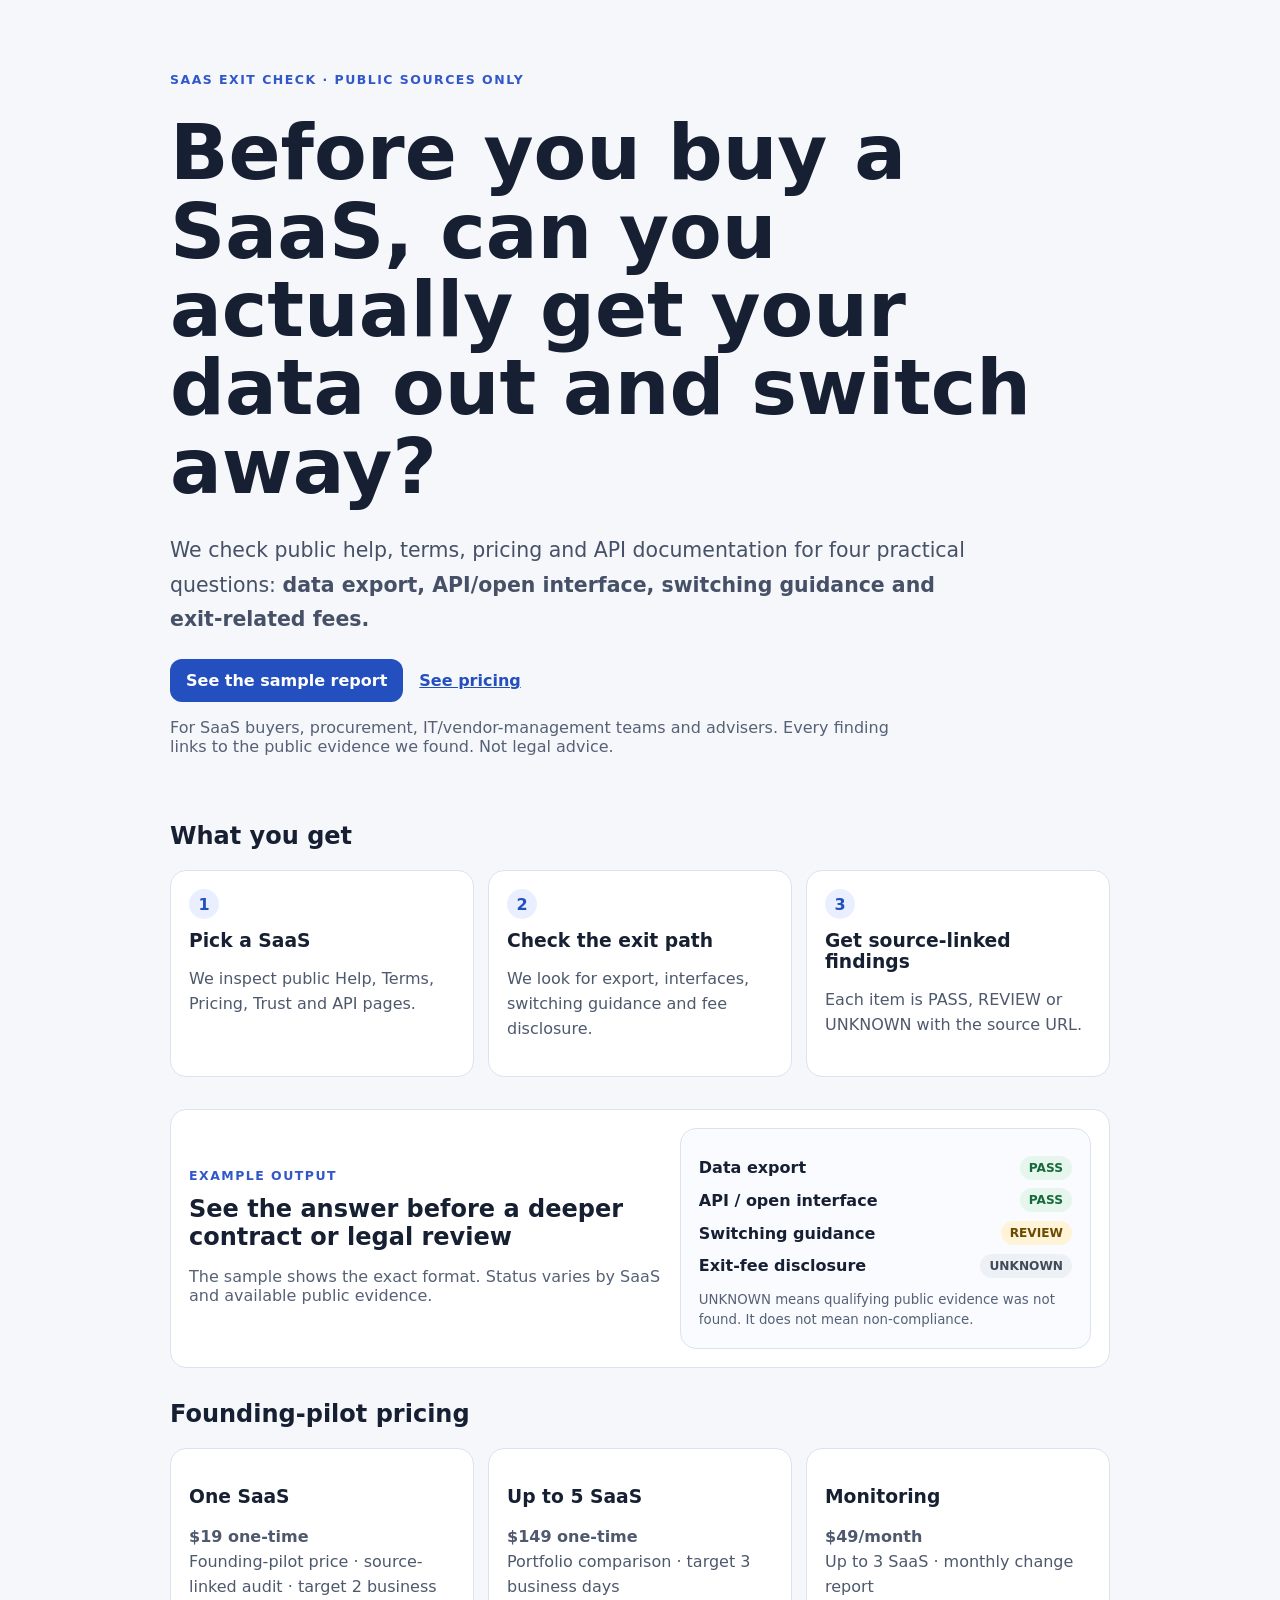
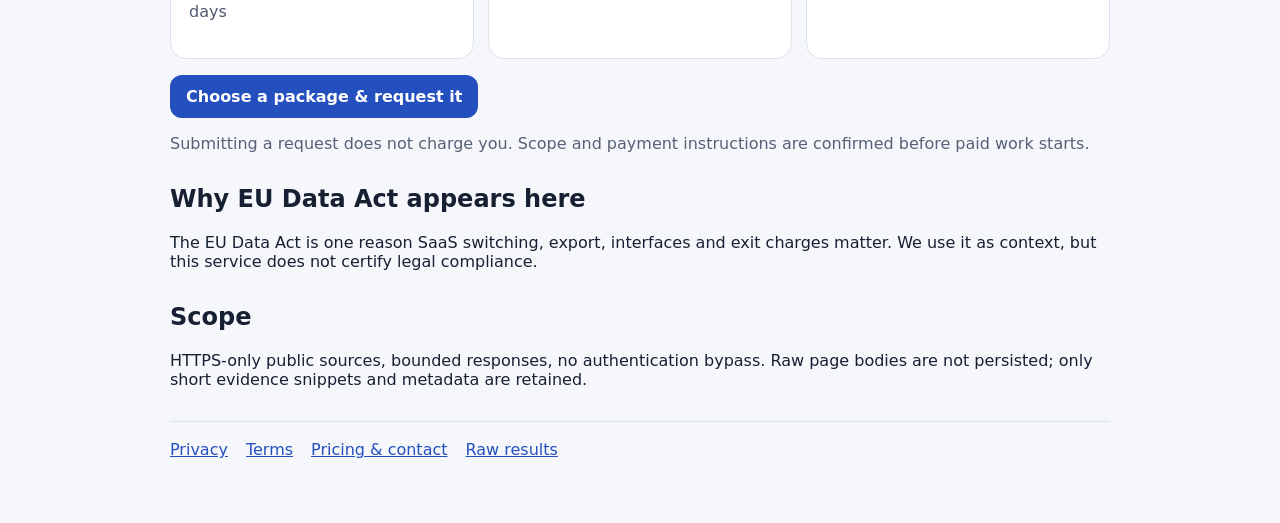
<file: public/index.html>
<!doctype html><html lang="en"><head><meta charset="utf-8"><meta name="viewport" content="width=device-width,initial-scale=1"><meta http-equiv="Content-Security-Policy" content="default-src 'self'; script-src 'self'; style-src 'self'; img-src 'self' data:; object-src 'none'; base-uri 'none'; form-action 'self'; frame-src 'none'; connect-src 'self' https://ai-search-audit-dun.vercel.app; upgrade-insecure-requests"><meta name="referrer" content="no-referrer"><meta name="robots" content="index,follow,max-image-preview:large"><title>Can You Get Your Data Out? | SaaS Exit Evidence Audit</title><meta name="description" content="Check whether a SaaS publicly explains data export, APIs, switching and exit-related fees. Sample report and fixed-scope launch pilots available."><link rel="canonical" href="https://hirokimm.github.io/data-act-exit-audit/"><meta property="og:type" content="website"><meta property="og:title" content="Can You Get Your Data Out? | SaaS Exit Evidence Audit"><meta property="og:description" content="Source-linked SaaS exit evidence audit for buyers and procurement teams."><link rel="stylesheet" href="styles.css"></head><body><main><header><p class="eyebrow">SAAS EXIT CHECK · PUBLIC SOURCES ONLY</p><h1>Before you buy a SaaS, can you actually get your data out and switch away?</h1><p class="lede">We check public help, terms, pricing and API documentation for four practical questions: <strong>data export, API/open interface, switching guidance and exit-related fees.</strong></p><div class="hero-actions"><a class="button" href="report.html" data-kpi="report_open">See the sample report</a><a class="text-link" href="contact.html" data-kpi="monetization_interest">See pricing</a></div><p class="muted hero-note">For SaaS buyers, procurement, IT/vendor-management teams and advisers. Every finding links to the public evidence we found. Not legal advice.</p></header><section id="how-it-works"><h2>What you get</h2><div class="steps"><article><span>1</span><h3>Pick a SaaS</h3><p>We inspect public Help, Terms, Pricing, Trust and API pages.</p></article><article><span>2</span><h3>Check the exit path</h3><p>We look for export, interfaces, switching guidance and fee disclosure.</p></article><article><span>3</span><h3>Get source-linked findings</h3><p>Each item is PASS, REVIEW or UNKNOWN with the source URL.</p></article></div></section><section class="example"><div><p class="eyebrow">EXAMPLE OUTPUT</p><h2>See the answer before a deeper contract or legal review</h2><p class="muted">The sample shows the exact format. Status varies by SaaS and available public evidence.</p></div><div class="result-card"><p><strong>Data export</strong><span class="status pass">PASS</span></p><p><strong>API / open interface</strong><span class="status pass">PASS</span></p><p><strong>Switching guidance</strong><span class="status review">REVIEW</span></p><p><strong>Exit-fee disclosure</strong><span class="status unknown">UNKNOWN</span></p><small>UNKNOWN means qualifying public evidence was not found. It does not mean non-compliance.</small></div></section><section><h2>Founding-pilot pricing</h2><div class="grid"><article><h3>One SaaS</h3><p><strong>$19 one-time</strong><br>Founding-pilot price · source-linked audit · target 2 business days</p></article><article><h3>Up to 5 SaaS</h3><p><strong>$149 one-time</strong><br>Portfolio comparison · target 3 business days</p></article><article><h3>Monitoring</h3><p><strong>$49/month</strong><br>Up to 3 SaaS · monthly change report</p></article></div><p><a class="button" href="contact.html" data-kpi="monetization_interest">Choose a package & request it</a></p><p class="muted">Submitting a request does not charge you. Scope and payment instructions are confirmed before paid work starts.</p></section><section><h2>Why EU Data Act appears here</h2><p>The EU Data Act is one reason SaaS switching, export, interfaces and exit charges matter. We use it as context, but this service does not certify legal compliance.</p></section><section><h2>Scope</h2><p>HTTPS-only public sources, bounded responses, no authentication bypass. Raw page bodies are not persisted; only short evidence snippets and metadata are retained.</p></section><nav><a href="privacy.html">Privacy</a><a href="terms.html">Terms</a><a href="contact.html" data-kpi="contact_open">Pricing & contact</a><a href="results.json">Raw results</a></nav></main><script src="kpi.js" defer></script></body></html>
</file>
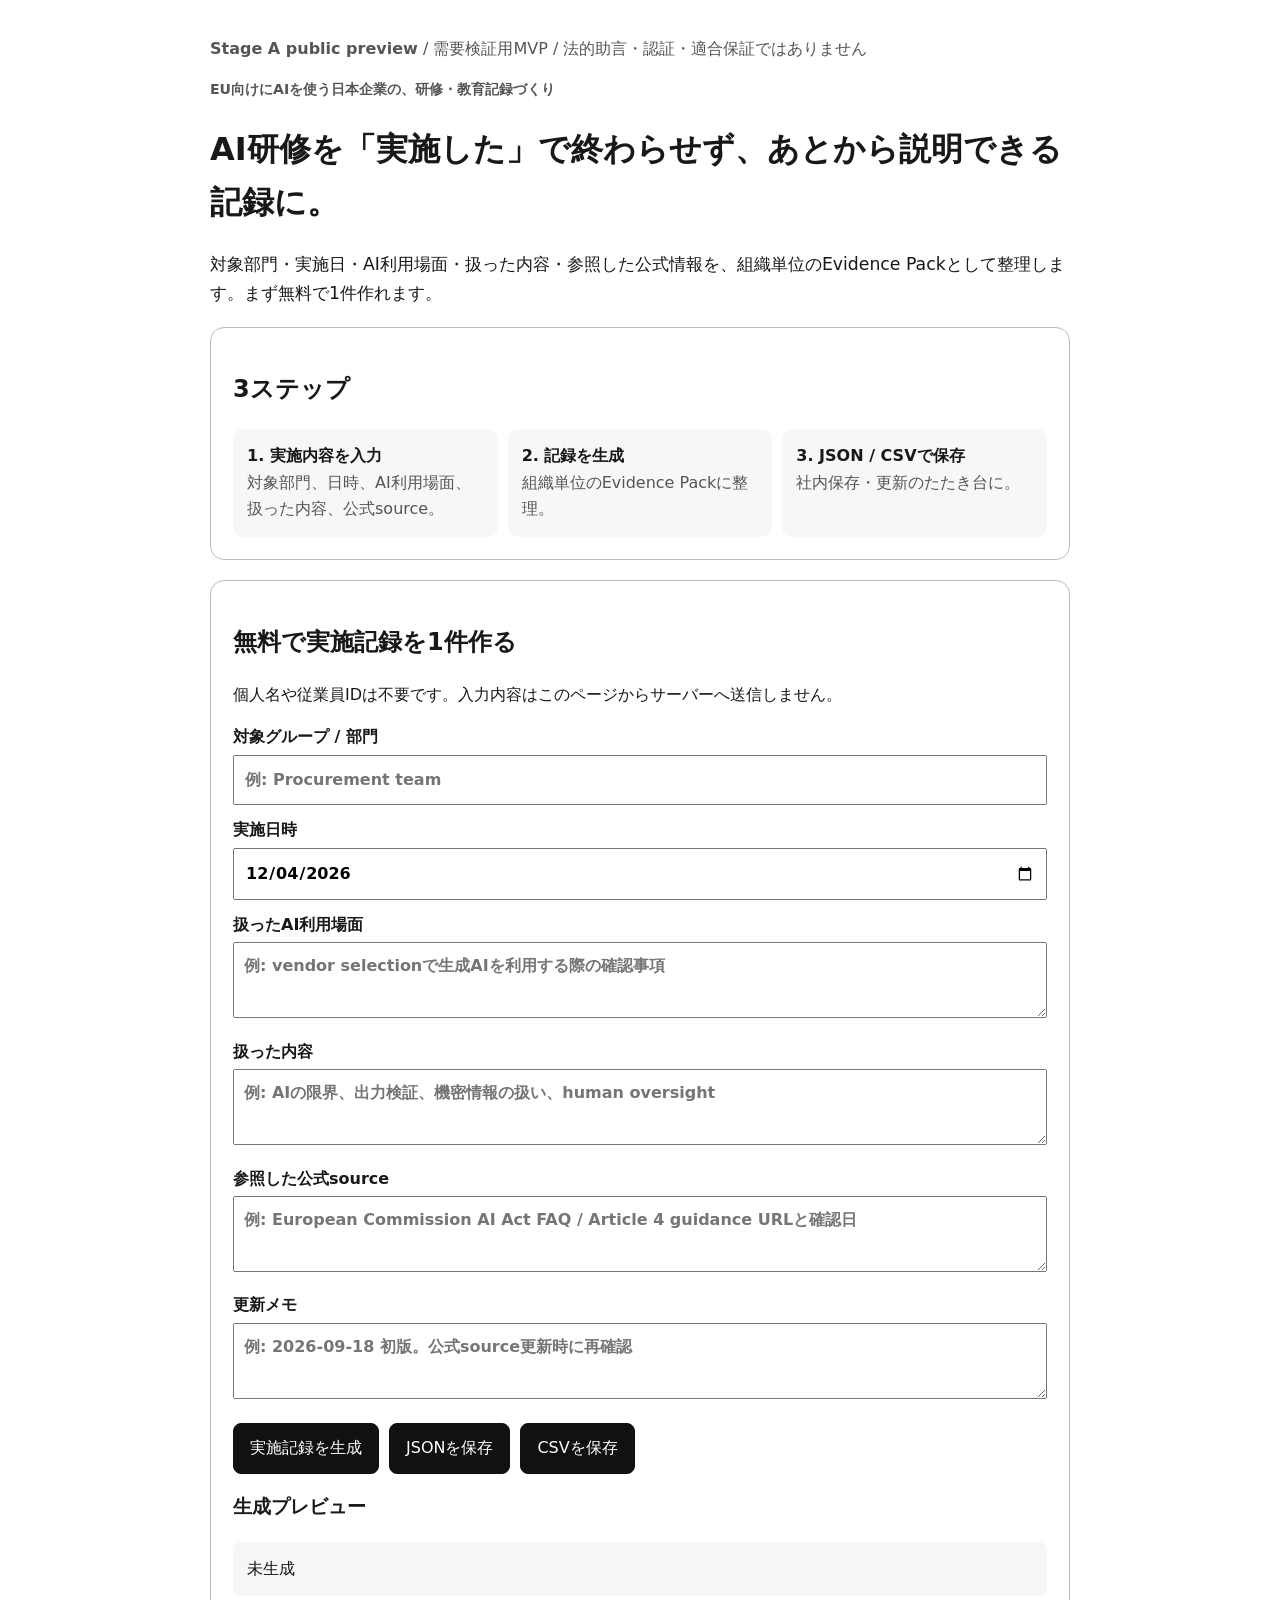
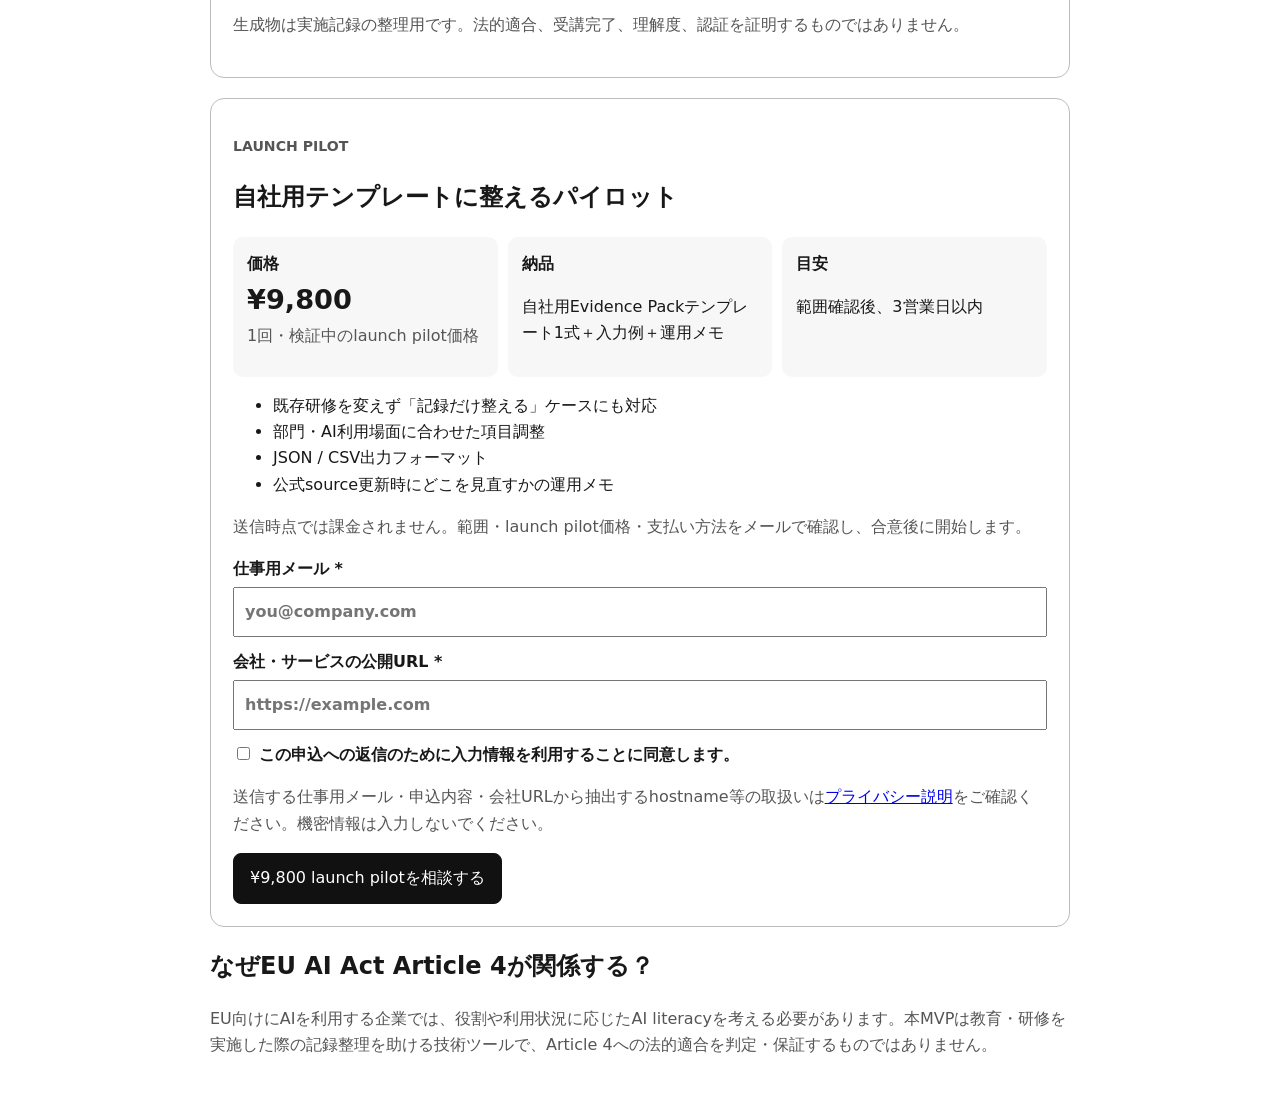
<file: public/004/index.html>
<!doctype html><html lang="ja"><head><meta charset="utf-8"><meta name="viewport" content="width=device-width,initial-scale=1"><title>AI研修の実施記録を、あとから説明できる形に</title><style>body{font-family:system-ui,sans-serif;max-width:860px;margin:36px auto;padding:0 18px;line-height:1.65;color:#181818}.card{border:1px solid #bbb;border-radius:14px;padding:22px;margin:20px 0}.muted{color:#555}.hero-note{font-size:1.08rem}.cta,button{display:inline-block;padding:11px 16px;border:1px solid #111;border-radius:8px;text-decoration:none;background:#111;color:#fff;cursor:pointer;font:inherit}label{display:block;font-weight:600;margin-top:12px}input,textarea,select{box-sizing:border-box;width:100%;padding:10px;margin-top:4px;font:inherit}textarea{min-height:76px}.actions{display:flex;gap:10px;flex-wrap:wrap;margin-top:16px}.preview{white-space:pre-wrap;background:#f6f6f6;padding:14px;border-radius:8px;overflow:auto}.steps,.price-grid{display:grid;grid-template-columns:repeat(3,1fr);gap:10px}.steps div,.price-grid article{background:#f7f7f7;border-radius:10px;padding:14px}.eyebrow{font-weight:700;color:#555;font-size:.88rem}.price{font-size:1.7rem;font-weight:900}.ok,.err{display:none;padding:12px;border-radius:10px;margin-top:10px}.ok{background:#e8f7ee}.err{background:#ffecec;color:#8b2020}.hp{position:absolute;left:-9999px}@media(max-width:620px){body{margin:20px auto}.card{padding:16px}.actions,.steps,.price-grid{display:grid;grid-template-columns:1fr;gap:8px}}</style></head><body><p class="muted"><strong>Stage A public preview</strong> / 需要検証用MVP / 法的助言・認証・適合保証ではありません</p><p class="eyebrow">EU向けにAIを使う日本企業の、研修・教育記録づくり</p><h1>AI研修を「実施した」で終わらせず、あとから説明できる記録に。</h1><p class="hero-note">対象部門・実施日・AI利用場面・扱った内容・参照した公式情報を、組織単位のEvidence Packとして整理します。まず無料で1件作れます。</p><section class="card"><h2>3ステップ</h2><div class="steps"><div><strong>1. 実施内容を入力</strong><br><span class="muted">対象部門、日時、AI利用場面、扱った内容、公式source。</span></div><div><strong>2. 記録を生成</strong><br><span class="muted">組織単位のEvidence Packに整理。</span></div><div><strong>3. JSON / CSVで保存</strong><br><span class="muted">社内保存・更新のたたき台に。</span></div></div></section><section class="card" id="builder"><h2>無料で実施記録を1件作る</h2><p>個人名や従業員IDは不要です。入力内容はこのページからサーバーへ送信しません。</p><label>対象グループ / 部門<input id="audience" placeholder="例: Procurement team"></label><label>実施日時<input id="completedAt" type="date"></label><label>扱ったAI利用場面<textarea id="context" placeholder="例: vendor selectionで生成AIを利用する際の確認事項"></textarea></label><label>扱った内容<textarea id="topics" placeholder="例: AIの限界、出力検証、機密情報の扱い、human oversight"></textarea></label><label>参照した公式source<textarea id="sources" placeholder="例: European Commission AI Act FAQ / Article 4 guidance URLと確認日"></textarea></label><label>更新メモ<textarea id="updateLog" placeholder="例: 2026-09-18 初版。公式source更新時に再確認"></textarea></label><div class="actions"><button id="generate" type="button">実施記録を生成</button><button id="downloadJson" type="button" disabled>JSONを保存</button><button id="downloadCsv" type="button" disabled>CSVを保存</button></div><h3>生成プレビュー</h3><div id="packPreview" class="preview" aria-live="polite">未生成</div><p class="muted">生成物は実施記録の整理用です。法的適合、受講完了、理解度、認証を証明するものではありません。</p></section><section class="card"><p class="eyebrow">LAUNCH PILOT</p><h2>自社用テンプレートに整えるパイロット</h2><div class="price-grid"><article><strong>価格</strong><div class="price">¥9,800</div><span class="muted">1回・検証中のlaunch pilot価格</span></article><article><strong>納品</strong><p>自社用Evidence Packテンプレート1式＋入力例＋運用メモ</p></article><article><strong>目安</strong><p>範囲確認後、3営業日以内</p></article></div><ul><li>既存研修を変えず「記録だけ整える」ケースにも対応</li><li>部門・AI利用場面に合わせた項目調整</li><li>JSON / CSV出力フォーマット</li><li>公式source更新時にどこを見直すかの運用メモ</li></ul><p class="muted">送信時点では課金されません。範囲・launch pilot価格・支払い方法をメールで確認し、合意後に開始します。</p><form id="leadForm"><label>仕事用メール *<input id="email" type="email" required autocomplete="email" maxlength="254" placeholder="you@company.com"></label><label>会社・サービスの公開URL *<input id="site" type="url" required maxlength="2048" placeholder="https://example.com"></label><label><input id="consent" type="checkbox" required style="width:auto"> この申込への返信のために入力情報を利用することに同意します。</label><p class="muted">送信する仕事用メール・申込内容・会社URLから抽出するhostname等の取扱いは<a href="../privacy.html">プライバシー説明</a>をご確認ください。機密情報は入力しないでください。</p><div class="hp"><input id="website" tabindex="-1" autocomplete="off"></div><button id="send" type="submit">¥9,800 launch pilotを相談する</button><div id="ok" class="ok"></div><div id="err" class="err"></div></form></section><h2>なぜEU AI Act Article 4が関係する？</h2><p class="muted">EU向けにAIを利用する企業では、役割や利用状況に応じたAI literacyを考える必要があります。本MVPは教育・研修を実施した際の記録整理を助ける技術ツールで、Article 4への法的適合を判定・保証するものではありません。</p><script>let currentPack=null;const value=id=>document.getElementById(id).value.trim();const syntheticQA=new URLSearchParams(location.search).get('avf_synthetic')==='1';document.getElementById('completedAt').value=new Date().toISOString().slice(0,10);function buildPack(){const required=['audience','completedAt','context','topics','sources'];const missing=required.filter(id=>!value(id));if(missing.length){document.getElementById('packPreview').textContent='未入力があります: '+missing.join(', ');return null}return{schema:'avf-004-evidence-pack-v1',generatedAt:new Date().toISOString(),record:{audience:value('audience'),completedAt:value('completedAt'),aiUseContext:value('context'),topics:value('topics'),officialSources:value('sources'),updateLog:value('updateLog')||'No update note provided'},limitations:['Not legal advice','Not a certification or compliance guarantee','Does not prove individual attendance or comprehension','Review against current official sources and organizational policy']}}function download(name,type,text){const a=document.createElement('a');a.href=URL.createObjectURL(new Blob([text],{type}));a.download=name;document.body.appendChild(a);a.click();URL.revokeObjectURL(a.href);a.remove()}document.getElementById('generate').onclick=()=>{currentPack=buildPack();if(!currentPack)return;document.getElementById('packPreview').textContent=JSON.stringify(currentPack,null,2);document.getElementById('downloadJson').disabled=false;document.getElementById('downloadCsv').disabled=false};document.getElementById('downloadJson').onclick=()=>{if(currentPack)download('ai-training-evidence-pack.json','application/json',JSON.stringify(currentPack,null,2)+'\n')};document.getElementById('downloadCsv').onclick=()=>{if(!currentPack)return;const r=currentPack.record;const rows=[['schema','generatedAt','audience','completedAt','aiUseContext','topics','officialSources','updateLog'],[currentPack.schema,currentPack.generatedAt,r.audience,r.completedAt,r.aiUseContext,r.topics,r.officialSources,r.updateLog]];const csv=rows.map(row=>row.map(cell=>'"'+String(cell).replaceAll('"','""')+'"').join(',')).join('\r\n')+'\r\n';download('ai-training-evidence-pack.csv','text/csv;charset=utf-8',csv)};document.getElementById('leadForm').addEventListener('submit',async e=>{e.preventDefault();const ok=document.getElementById('ok'),err=document.getElementById('err'),send=document.getElementById('send');ok.style.display='none';err.style.display='none';send.disabled=true;try{const r=await fetch('https://ai-search-audit-dun.vercel.app/api/lead',{method:'POST',headers:{'content-type':'application/json'},body:JSON.stringify({email:value('email'),site:value('site'),need:'one_time',leadVariant:'control',consent:document.getElementById('consent').checked,website:value('website'),synthetic:syntheticQA})});const j=await r.json();if(!r.ok||!j.ok)throw new Error(j.error||'送信に失敗しました。');ok.textContent=syntheticQA?'テスト申込を受け付けました（保存されません）。':'申込を受け付けました。対象範囲・launch pilot価格・支払い方法を確認して返信します。';ok.dataset.synthetic=String(Boolean(j.synthetic));ok.dataset.retained=String(j.retained!==false);ok.style.display='block'}catch(x){err.textContent=x.message||'送信に失敗しました。';err.style.display='block'}finally{send.disabled=false}});</script><script src="./kpi-004.js"></script></body></html>
</file>
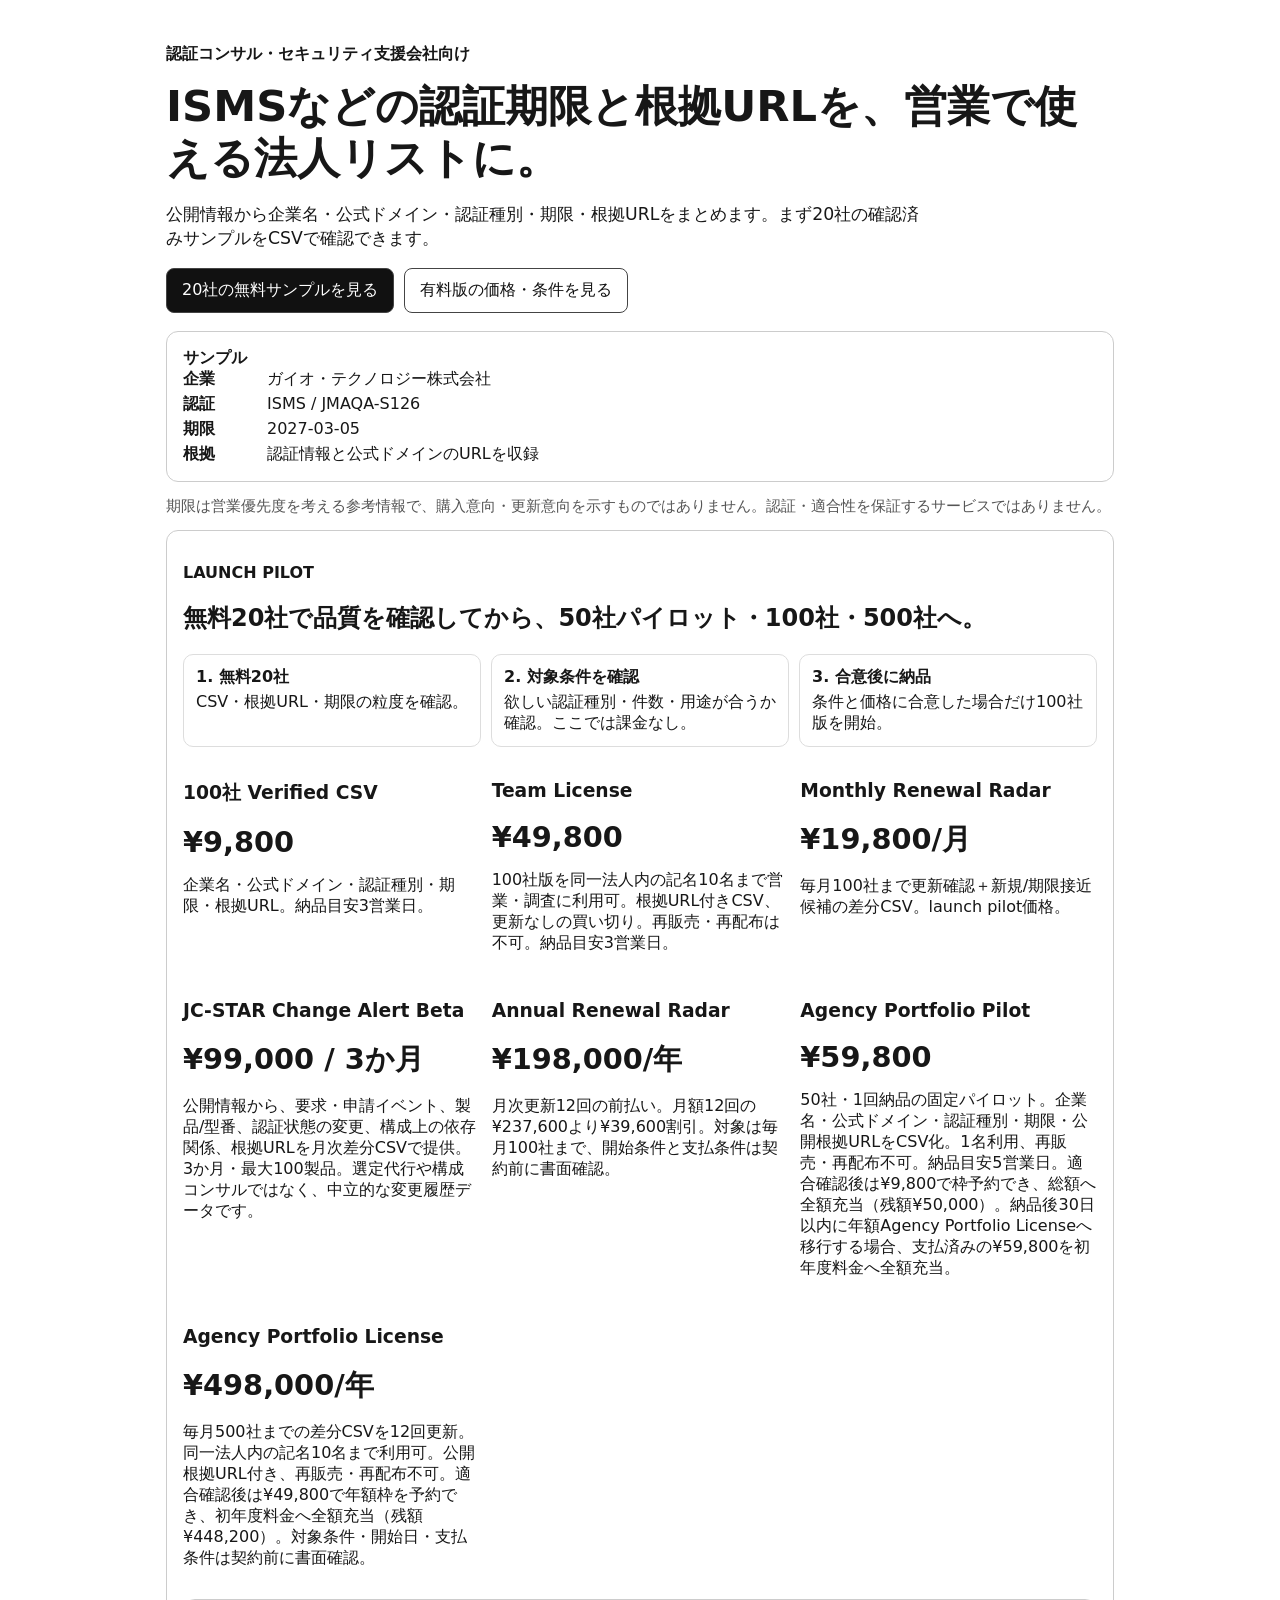
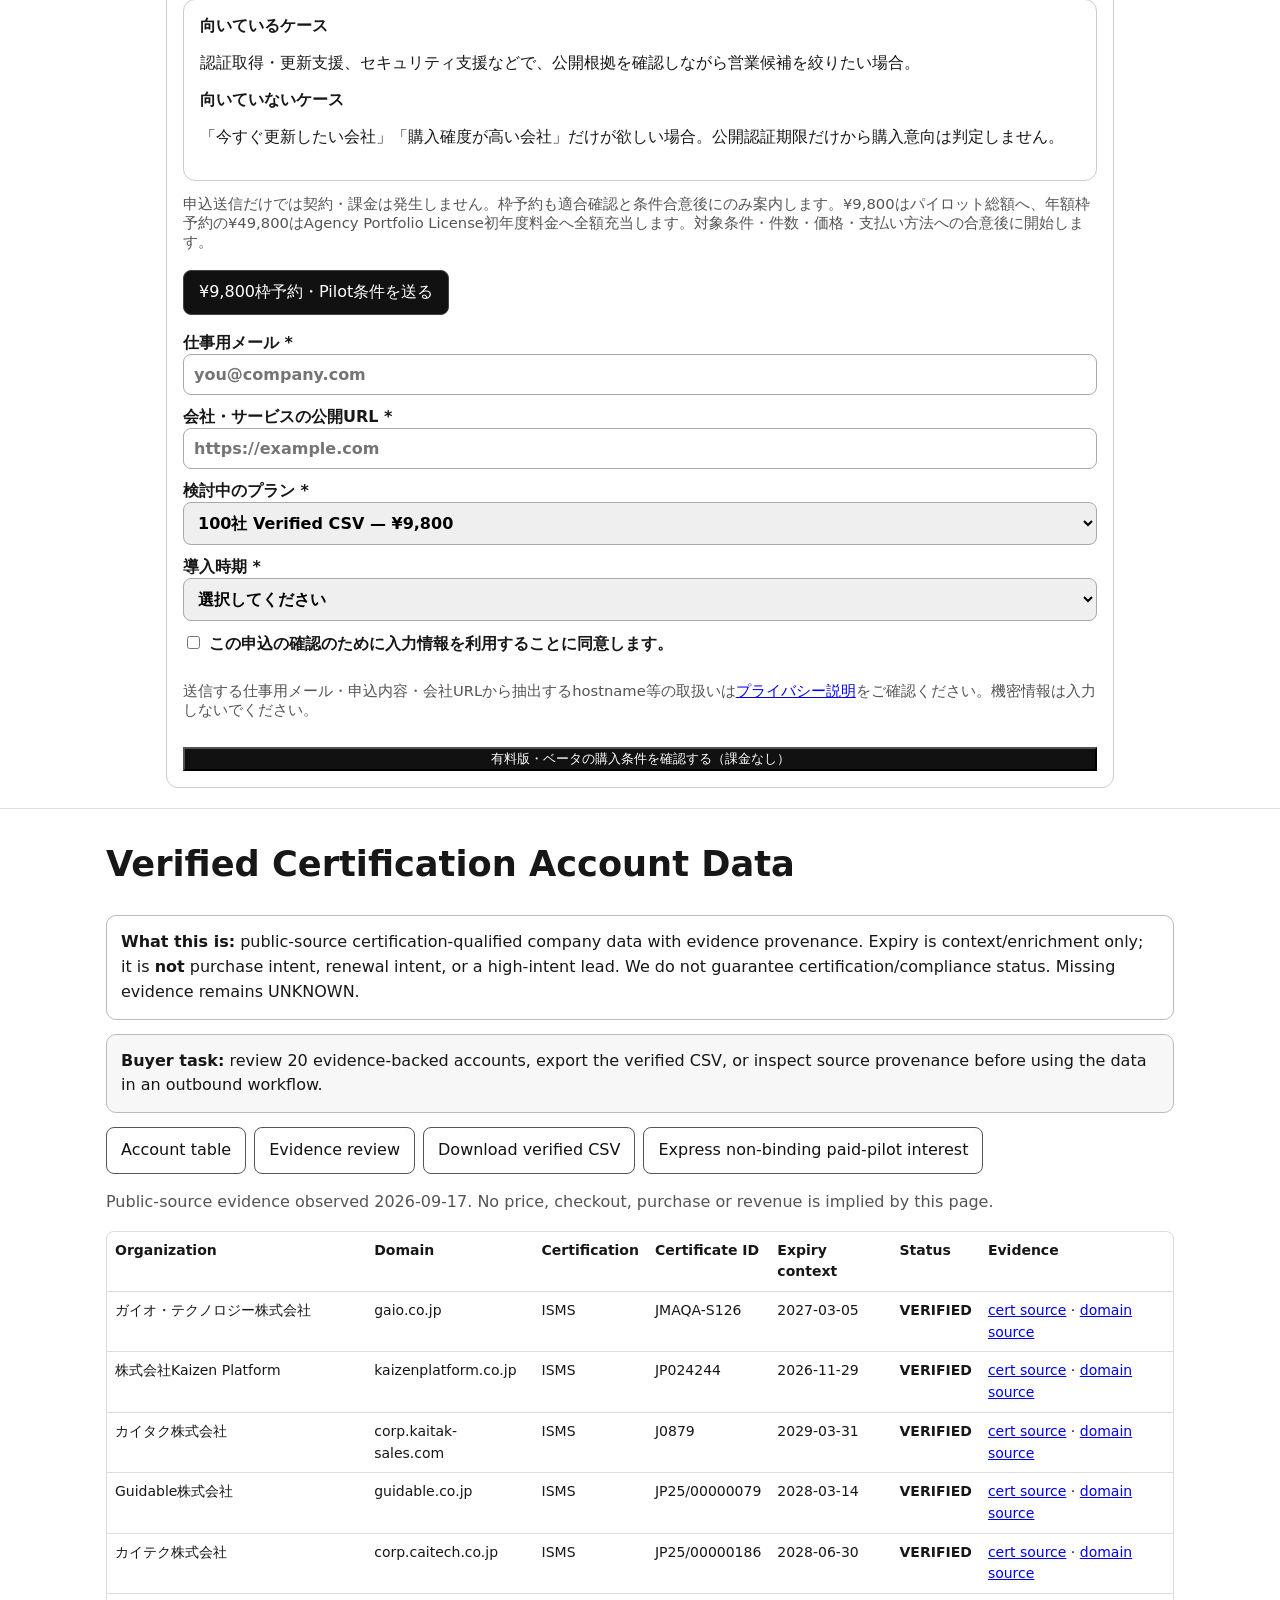
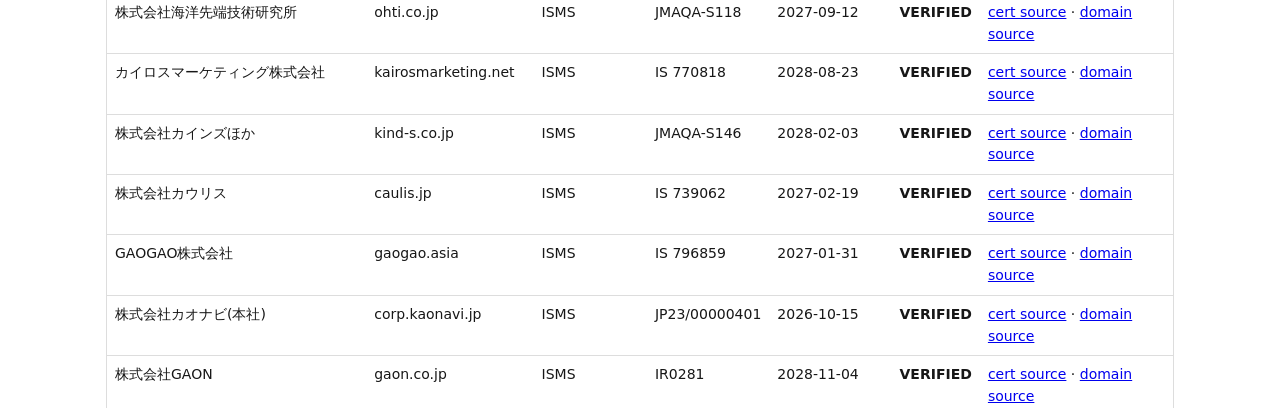
<file: public/005/index.html>
<!doctype html><html lang="ja"><head><meta charset="utf-8"><meta name="viewport" content="width=device-width,initial-scale=1"><title>JC-STAR変更履歴・認証期限データ｜Renewal Lead Radar</title><meta name="description" content="JC-STARの要求・申請イベント、製品・型番、認証状態の変更、構成依存関係、根拠URLを月次CSVで提供。3か月99,000円の変更アラートベータ。"><link rel="canonical" href="https://data-act-exit-audit.vercel.app/005/"><meta property="og:type" content="product"><meta property="og:locale" content="ja_JP"><meta property="og:title" content="JC-STAR Change Alert Beta｜変更履歴データ"><meta property="og:description" content="公開根拠URL付きのJC-STAR変更履歴を月次差分CSVで提供。3か月・最大100製品。"><meta property="og:url" content="https://data-act-exit-audit.vercel.app/005/"><meta name="twitter:card" content="summary"><meta name="twitter:title" content="JC-STAR Change Alert Beta｜変更履歴データ"><meta name="twitter:description" content="公開根拠URL付きのJC-STAR変更履歴を月次差分CSVで提供。3か月・最大100製品。"><script type="application/ld+json">{"@context":"https://schema.org","@type":"Product","name":"JC-STAR Change Alert Beta","description":"JC-STARの要求・申請イベント、製品・型番、認証状態の変更、構成依存関係、根拠URLを月次差分CSVで提供する3か月ベータ。","category":"Cybersecurity compliance data","url":"https://data-act-exit-audit.vercel.app/005/","offers":{"@type":"Offer","price":"99000","priceCurrency":"JPY","availability":"https://schema.org/InStock","url":"https://data-act-exit-audit.vercel.app/005/"}}</script><style>:root{font-family:system-ui,sans-serif;color:#171717}*{box-sizing:border-box}body{margin:0}.hero{max-width:980px;margin:auto;padding:28px 16px 20px}h1{font-size:clamp(1.7rem,7vw,2.7rem);line-height:1.2;margin:.2em 0}.lead{font-size:1.08rem;max-width:760px}.for{font-weight:700}.actions{display:flex;gap:10px;flex-wrap:wrap;margin:18px 0}.actions a,.actions button{min-height:44px;padding:11px 15px;border:1px solid #444;border-radius:8px;color:#111;text-decoration:none;display:inline-flex;align-items:center;font:inherit;background:#fff;cursor:pointer}.primary{background:#111!important;color:#fff!important}.sample,.offer,.fit{border:1px solid #ccc;border-radius:12px;padding:16px;margin-top:14px}.sample dl{display:grid;grid-template-columns:auto 1fr;gap:4px 12px;margin:0}.sample dt{font-weight:700}.boundary,.muted{font-size:.92rem;color:#555}.product{width:100%;height:1200px;border:0;border-top:1px solid #ddd}.offer-grid{display:grid;grid-template-columns:repeat(auto-fit,minmax(220px,1fr));gap:12px}.price{font-size:1.8rem;font-weight:900}.steps{display:grid;grid-template-columns:repeat(3,1fr);gap:10px;margin:14px 0}.steps div{border:1px solid #ddd;border-radius:10px;padding:12px}.steps b{display:block;margin-bottom:4px}form{display:grid;gap:12px;margin-top:14px}label{font-weight:700}input,select{font:inherit;padding:10px;width:100%;border:1px solid #aaa;border-radius:8px}.ok,.err{display:none;padding:10px;border-radius:8px}.ok{background:#e8f7ee}.err{background:#ffecec}.hp{position:absolute;left:-9999px}@media(max-width:640px){.hero{padding:18px 12px 14px}.actions,.offer-grid,.steps{display:grid;grid-template-columns:1fr}.actions a,.actions button{width:100%}.product{height:1400px}}</style></head><body><main class="hero"><p class="for">認証コンサル・セキュリティ支援会社向け</p><h1>ISMSなどの認証期限と根拠URLを、営業で使える法人リストに。</h1><p class="lead">公開情報から企業名・公式ドメイン・認証種別・期限・根拠URLをまとめます。まず20社の確認済みサンプルをCSVで確認できます。</p><div class="actions"><a class="primary" href="#product">20社の無料サンプルを見る</a><a href="#paid">有料版の価格・条件を見る</a></div><div class="sample"><strong>サンプル</strong><dl><dt>企業</dt><dd>ガイオ・テクノロジー株式会社</dd><dt>認証</dt><dd>ISMS / JMAQA-S126</dd><dt>期限</dt><dd>2027-03-05</dd><dt>根拠</dt><dd>認証情報と公式ドメインのURLを収録</dd></dl></div><p class="boundary">期限は営業優先度を考える参考情報で、購入意向・更新意向を示すものではありません。認証・適合性を保証するサービスではありません。</p><section id="paid" class="offer"><p class="for">LAUNCH PILOT</p><h2>無料20社で品質を確認してから、50社パイロット・100社・500社へ。</h2><div class="steps"><div><b>1. 無料20社</b><span>CSV・根拠URL・期限の粒度を確認。</span></div><div><b>2. 対象条件を確認</b><span>欲しい認証種別・件数・用途が合うか確認。ここでは課金なし。</span></div><div><b>3. 合意後に納品</b><span>条件と価格に合意した場合だけ100社版を開始。</span></div></div><div class="offer-grid"><article><h3>100社 Verified CSV</h3><div class="price">¥9,800</div><p>企業名・公式ドメイン・認証種別・期限・根拠URL。納品目安3営業日。</p></article><article><h3>Team License</h3><div class="price">¥49,800</div><p>100社版を同一法人内の記名10名まで営業・調査に利用可。根拠URL付きCSV、更新なしの買い切り。再販売・再配布は不可。納品目安3営業日。</p></article><article><h3>Monthly Renewal Radar</h3><div class="price">¥19,800/月</div><p>毎月100社まで更新確認＋新規/期限接近候補の差分CSV。launch pilot価格。</p></article><article><h3>JC-STAR Change Alert Beta</h3><div class="price">¥99,000 / 3か月</div><p>公開情報から、要求・申請イベント、製品/型番、認証状態の変更、構成上の依存関係、根拠URLを月次差分CSVで提供。3か月・最大100製品。選定代行や構成コンサルではなく、中立的な変更履歴データです。</p></article><article><h3>Annual Renewal Radar</h3><div class="price">¥198,000/年</div><p>月次更新12回の前払い。月額12回の¥237,600より¥39,600割引。対象は毎月100社まで、開始条件と支払条件は契約前に書面確認。</p></article><article><h3>Agency Portfolio Pilot</h3><div class="price">¥59,800</div><p>50社・1回納品の固定パイロット。企業名・公式ドメイン・認証種別・期限・公開根拠URLをCSV化。1名利用、再販売・再配布不可。納品目安5営業日。適合確認後は¥9,800で枠予約でき、総額へ全額充当（残額¥50,000）。納品後30日以内に年額Agency Portfolio Licenseへ移行する場合、支払済みの¥59,800を初年度料金へ全額充当。</p></article><article><h3>Agency Portfolio License</h3><div class="price">¥498,000/年</div><p>毎月500社までの差分CSVを12回更新。同一法人内の記名10名まで利用可。公開根拠URL付き、再販売・再配布不可。適合確認後は¥49,800で年額枠を予約でき、初年度料金へ全額充当（残額¥448,200）。対象条件・開始日・支払条件は契約前に書面確認。</p></article></div><div class="fit"><strong>向いているケース</strong><p>認証取得・更新支援、セキュリティ支援などで、公開根拠を確認しながら営業候補を絞りたい場合。</p><strong>向いていないケース</strong><p>「今すぐ更新したい会社」「購入確度が高い会社」だけが欲しい場合。公開認証期限だけから購入意向は判定しません。</p></div><p class="muted">申込送信だけでは契約・課金は発生しません。枠予約も適合確認と条件合意後にのみ案内します。¥9,800はパイロット総額へ、年額枠予約の¥49,800はAgency Portfolio License初年度料金へ全額充当します。対象条件・件数・価格・支払い方法への合意後に開始します。</p><div class="actions"><a class="primary" href="https://github.com/Hirokimm/data-act-exit-audit/issues/new?template=agency-portfolio-pilot-order.yml&amp;utm_source=cert_signal_page&amp;utm_medium=owned&amp;utm_campaign=agency_portfolio_order&amp;utm_content=reservation_cta">¥9,800枠予約・Pilot条件を送る</a></div><form id="leadForm"><label>仕事用メール *<input id="email" type="email" required autocomplete="email" maxlength="254" placeholder="you@company.com"></label><label>会社・サービスの公開URL *<input id="site" type="url" required maxlength="2048" placeholder="https://example.com"></label><label>検討中のプラン *<select id="plan" required><option value="one_time">100社 Verified CSV — ¥9,800</option><option value="team_license">100社 Team License — ¥49,800</option><option value="monitoring">Monthly Renewal Radar — ¥19,800/月</option><option value="annual_monitoring">Annual Renewal Radar — ¥198,000/年</option><option value="jcstar_change_beta">JC-STAR Change Alert Beta — ¥99,000 / 3か月</option><option value="portfolio_pilot">Agency Portfolio Pilot — ¥59,800（年額移行時に全額充当）</option><option value="portfolio_pilot_reservation">Agency Portfolio Pilot 枠予約 — ¥9,800（総額へ全額充当・残額¥50,000）</option><option value="portfolio_license_reservation">Agency Portfolio License 年額枠予約 — ¥49,800（初年度へ全額充当・残額¥448,200）</option><option value="portfolio_license">Agency Portfolio License — ¥498,000/年</option></select></label><label>導入時期 *<select id="purchaseStage" required><option value="">選択してください</option><option value="ready_30d">30日以内に発注可能</option><option value="evaluating_90d">90日以内に検討</option><option value="researching">情報収集中</option></select></label><label><input id="consent" type="checkbox" required style="width:auto"> この申込の確認のために入力情報を利用することに同意します。</label><p class="muted">送信する仕事用メール・申込内容・会社URLから抽出するhostname等の取扱いは<a href="../privacy.html">プライバシー説明</a>をご確認ください。機密情報は入力しないでください。</p><div class="hp"><input id="website" tabindex="-1" autocomplete="off"></div><button class="primary" id="send" type="submit">有料版・ベータの購入条件を確認する（課金なし）</button><div id="ok" class="ok"></div><div id="err" class="err"></div></form></section></main><iframe id="product" class="product" title="20社の認証情報サンプルとCSV取得" src="public_candidate.html"></iframe><script>const params=new URLSearchParams(location.search),requestedPlan=params.get('plan'),planSelect=document.getElementById('plan');if(requestedPlan&&[...planSelect.options].some(o=>o.value===requestedPlan))planSelect.value=requestedPlan;const v=id=>document.getElementById(id).value.trim();const syntheticQA=new URLSearchParams(location.search).get('avf_synthetic')==='1';document.getElementById('leadForm').addEventListener('submit',async e=>{e.preventDefault();const ok=document.getElementById('ok'),err=document.getElementById('err'),send=document.getElementById('send');ok.style.display='none';err.style.display='none';send.disabled=true;try{const need=document.getElementById('plan').value;const r=await fetch('https://ai-search-audit-dun.vercel.app/api/lead',{method:'POST',headers:{'content-type':'application/json'},body:JSON.stringify({email:v('email'),site:v('site'),need,purchaseStage:v('purchaseStage'),leadVariant:'cert_signal_annual_radar_v1',consent:document.getElementById('consent').checked,website:v('website'),synthetic:syntheticQA})});const j=await r.json();if(!r.ok||!j.ok)throw new Error(j.error||'送信に失敗しました。');ok.textContent=syntheticQA?'テスト申込を受け付けました（保存されません）。':'申込を受け付けました。対象条件・件数・価格の確認後、合意した場合のみ開始します。';ok.dataset.synthetic=String(Boolean(j.synthetic));ok.dataset.retained=String(j.retained!==false);ok.style.display='block'}catch(x){err.textContent=x.message||'送信に失敗しました。';err.style.display='block'}finally{send.disabled=false}});</script></body></html>
</file>
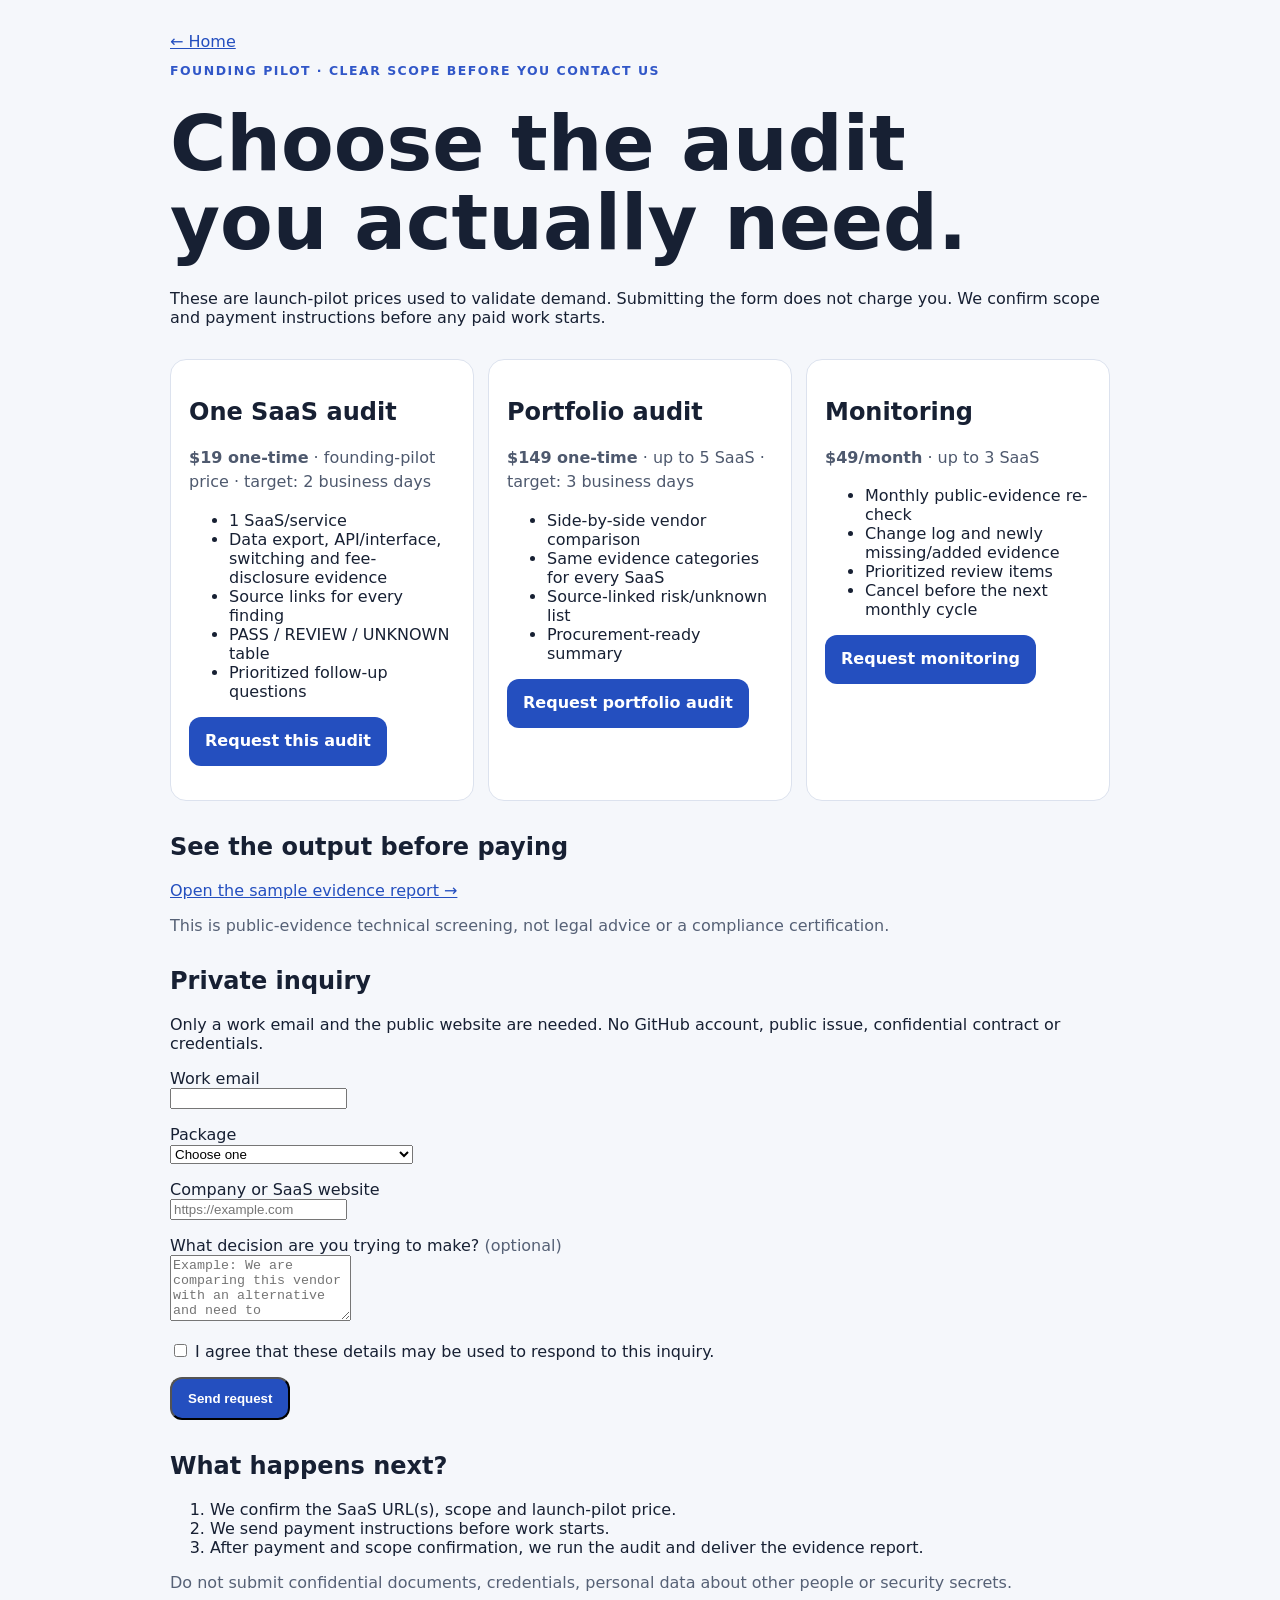
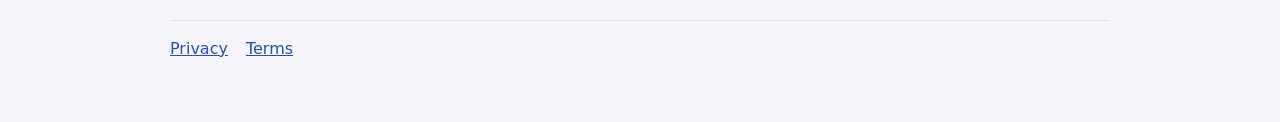
<file: public/contact.html>
<!doctype html><html lang="en"><head><meta charset="utf-8"><meta name="viewport" content="width=device-width,initial-scale=1"><meta http-equiv="Content-Security-Policy" content="default-src 'self'; script-src 'self'; style-src 'self'; object-src 'none'; base-uri 'none'; frame-src 'none'; connect-src 'self' https://ai-search-audit-dun.vercel.app; upgrade-insecure-requests"><meta name="referrer" content="no-referrer"><title>Pricing & pilot | SaaS Exit Evidence Audit</title><link rel="stylesheet" href="styles.css"><script src="kpi.js" defer></script><script src="lead.js" defer></script></head><body><main><a href="index.html">← Home</a><p class="eyebrow">FOUNDING PILOT · CLEAR SCOPE BEFORE YOU CONTACT US</p><h1>Choose the audit you actually need.</h1><p>These are launch-pilot prices used to validate demand. Submitting the form does not charge you. We confirm scope and payment instructions before any paid work starts.</p><section class="grid"><article><h2>One SaaS audit</h2><p><strong>$19 one-time</strong> · founding-pilot price · target: 2 business days</p><ul><li>1 SaaS/service</li><li>Data export, API/interface, switching and fee-disclosure evidence</li><li>Source links for every finding</li><li>PASS / REVIEW / UNKNOWN table</li><li>Prioritized follow-up questions</li></ul><p><a class="button" href="#inquiry" data-select-need="one_time">Request this audit</a></p></article><article><h2>Portfolio audit</h2><p><strong>$149 one-time</strong> · up to 5 SaaS · target: 3 business days</p><ul><li>Side-by-side vendor comparison</li><li>Same evidence categories for every SaaS</li><li>Source-linked risk/unknown list</li><li>Procurement-ready summary</li></ul><p><a class="button" href="#inquiry" data-select-need="portfolio">Request portfolio audit</a></p></article><article><h2>Monitoring</h2><p><strong>$49/month</strong> · up to 3 SaaS</p><ul><li>Monthly public-evidence re-check</li><li>Change log and newly missing/added evidence</li><li>Prioritized review items</li><li>Cancel before the next monthly cycle</li></ul><p><a class="button" href="#inquiry" data-select-need="monitoring">Request monitoring</a></p></article></section><section><h2>See the output before paying</h2><p><a href="report.html">Open the sample evidence report →</a></p><p class="muted">This is public-evidence technical screening, not legal advice or a compliance certification.</p></section><section id="inquiry"><h2>Private inquiry</h2><p>Only a work email and the public website are needed. No GitHub account, public issue, confidential contract or credentials.</p><form id="paid-lead-form"><p><label>Work email<br><input type="email" name="email" autocomplete="email" required maxlength="254"></label></p><p><label>Package<br><select name="need" required><option value="">Choose one</option><option value="one_time">One SaaS audit — $19 founding pilot</option><option value="portfolio">Portfolio audit — $149</option><option value="monitoring">Monitoring — $49/month</option></select></label></p><p><label>Company or SaaS website<br><input type="url" name="site" required maxlength="2048" placeholder="https://example.com"></label></p><p><label>What decision are you trying to make? <span class="muted">(optional)</span><br><textarea name="decision" maxlength="1000" rows="4" placeholder="Example: We are comparing this vendor with an alternative and need to understand export and switching risk before renewal."></textarea></label></p><p hidden aria-hidden="true"><label>Website<input type="text" name="website" tabindex="-1" autocomplete="off"></label></p><p><label><input type="checkbox" name="consent" value="yes" required> I agree that these details may be used to respond to this inquiry.</label></p><p><button class="button" type="submit" data-kpi="monetization_interest">Send request</button></p><p id="lead-status" role="status" aria-live="polite"></p></form></section><h2>What happens next?</h2><ol><li>We confirm the SaaS URL(s), scope and launch-pilot price.</li><li>We send payment instructions before work starts.</li><li>After payment and scope confirmation, we run the audit and deliver the evidence report.</li></ol><p class="muted">Do not submit confidential documents, credentials, personal data about other people or security secrets.</p><nav><a href="privacy.html">Privacy</a><a href="terms.html">Terms</a></nav></main><script>document.querySelectorAll('[data-select-need]').forEach(a=>a.addEventListener('click',()=>{const s=document.querySelector('select[name="need"]');s.value=a.dataset.selectNeed;setTimeout(()=>document.querySelector('input[name="email"]').focus(),0)}));</script></body></html>
</file>
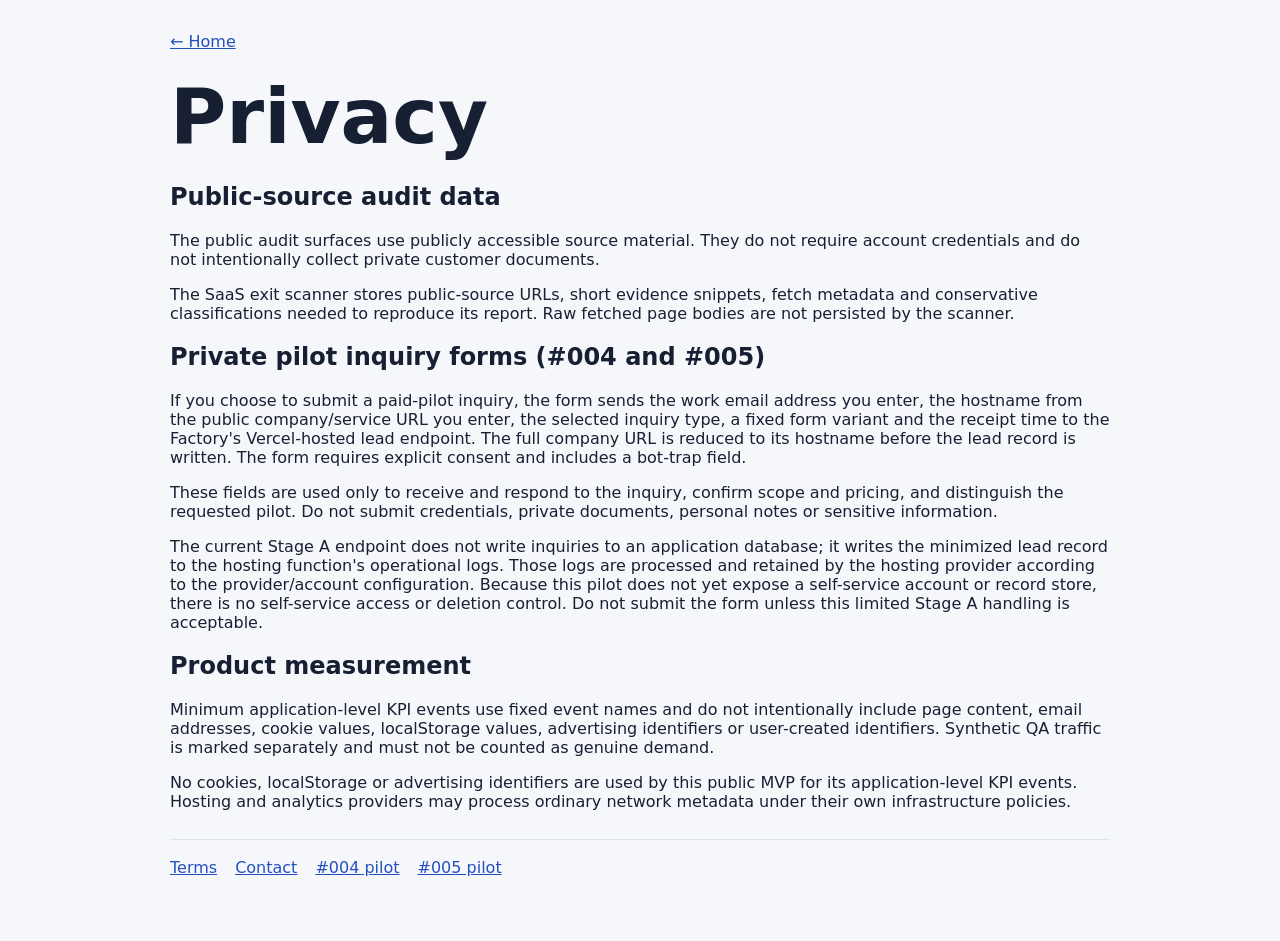
<file: public/privacy.html>
<!doctype html><html lang="en"><head><meta charset="utf-8"><meta name="viewport" content="width=device-width,initial-scale=1"><meta http-equiv="Content-Security-Policy" content="default-src 'self'; style-src 'self'; object-src 'none'; base-uri 'none'; frame-src 'none'; connect-src 'self'; upgrade-insecure-requests"><meta name="referrer" content="no-referrer"><title>Privacy · AI Venture Factory public pilots</title><link rel="stylesheet" href="styles.css"></head><body><main><a href="index.html">← Home</a><h1>Privacy</h1><h2>Public-source audit data</h2><p>The public audit surfaces use publicly accessible source material. They do not require account credentials and do not intentionally collect private customer documents.</p><p>The SaaS exit scanner stores public-source URLs, short evidence snippets, fetch metadata and conservative classifications needed to reproduce its report. Raw fetched page bodies are not persisted by the scanner.</p><h2>Private pilot inquiry forms (#004 and #005)</h2><p>If you choose to submit a paid-pilot inquiry, the form sends the work email address you enter, the hostname from the public company/service URL you enter, the selected inquiry type, a fixed form variant and the receipt time to the Factory's Vercel-hosted lead endpoint. The full company URL is reduced to its hostname before the lead record is written. The form requires explicit consent and includes a bot-trap field.</p><p>These fields are used only to receive and respond to the inquiry, confirm scope and pricing, and distinguish the requested pilot. Do not submit credentials, private documents, personal notes or sensitive information.</p><p>The current Stage A endpoint does not write inquiries to an application database; it writes the minimized lead record to the hosting function's operational logs. Those logs are processed and retained by the hosting provider according to the provider/account configuration. Because this pilot does not yet expose a self-service account or record store, there is no self-service access or deletion control. Do not submit the form unless this limited Stage A handling is acceptable.</p><h2>Product measurement</h2><p>Minimum application-level KPI events use fixed event names and do not intentionally include page content, email addresses, cookie values, localStorage values, advertising identifiers or user-created identifiers. Synthetic QA traffic is marked separately and must not be counted as genuine demand.</p><p>No cookies, localStorage or advertising identifiers are used by this public MVP for its application-level KPI events. Hosting and analytics providers may process ordinary network metadata under their own infrastructure policies.</p><nav><a href="terms.html">Terms</a><a href="contact.html">Contact</a><a href="004/">#004 pilot</a><a href="005/">#005 pilot</a></nav></main></body></html>
</file>
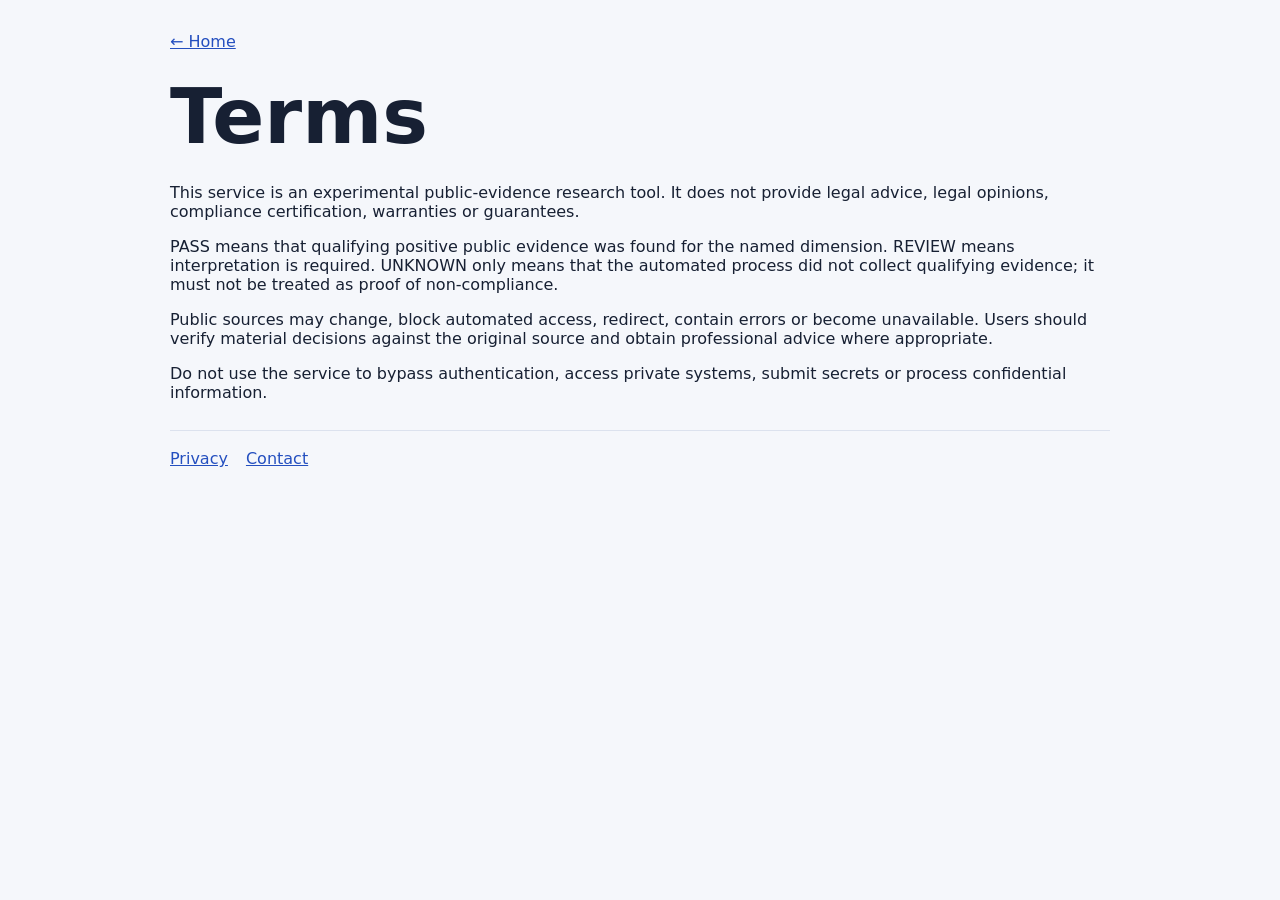
<file: public/terms.html>
<!doctype html><html lang="en"><head><meta charset="utf-8"><meta name="viewport" content="width=device-width,initial-scale=1"><meta http-equiv="Content-Security-Policy" content="default-src 'self'; style-src 'self'; object-src 'none'; base-uri 'none'; frame-src 'none'; connect-src 'self'; upgrade-insecure-requests"><meta name="referrer" content="no-referrer"><title>Terms · SaaS Exit Evidence Audit</title><link rel="stylesheet" href="styles.css"></head><body><main><a href="index.html">← Home</a><h1>Terms</h1><p>This service is an experimental public-evidence research tool. It does not provide legal advice, legal opinions, compliance certification, warranties or guarantees.</p><p>PASS means that qualifying positive public evidence was found for the named dimension. REVIEW means interpretation is required. UNKNOWN only means that the automated process did not collect qualifying evidence; it must not be treated as proof of non-compliance.</p><p>Public sources may change, block automated access, redirect, contain errors or become unavailable. Users should verify material decisions against the original source and obtain professional advice where appropriate.</p><p>Do not use the service to bypass authentication, access private systems, submit secrets or process confidential information.</p><nav><a href="privacy.html">Privacy</a><a href="contact.html">Contact</a></nav></main></body></html>
</file>
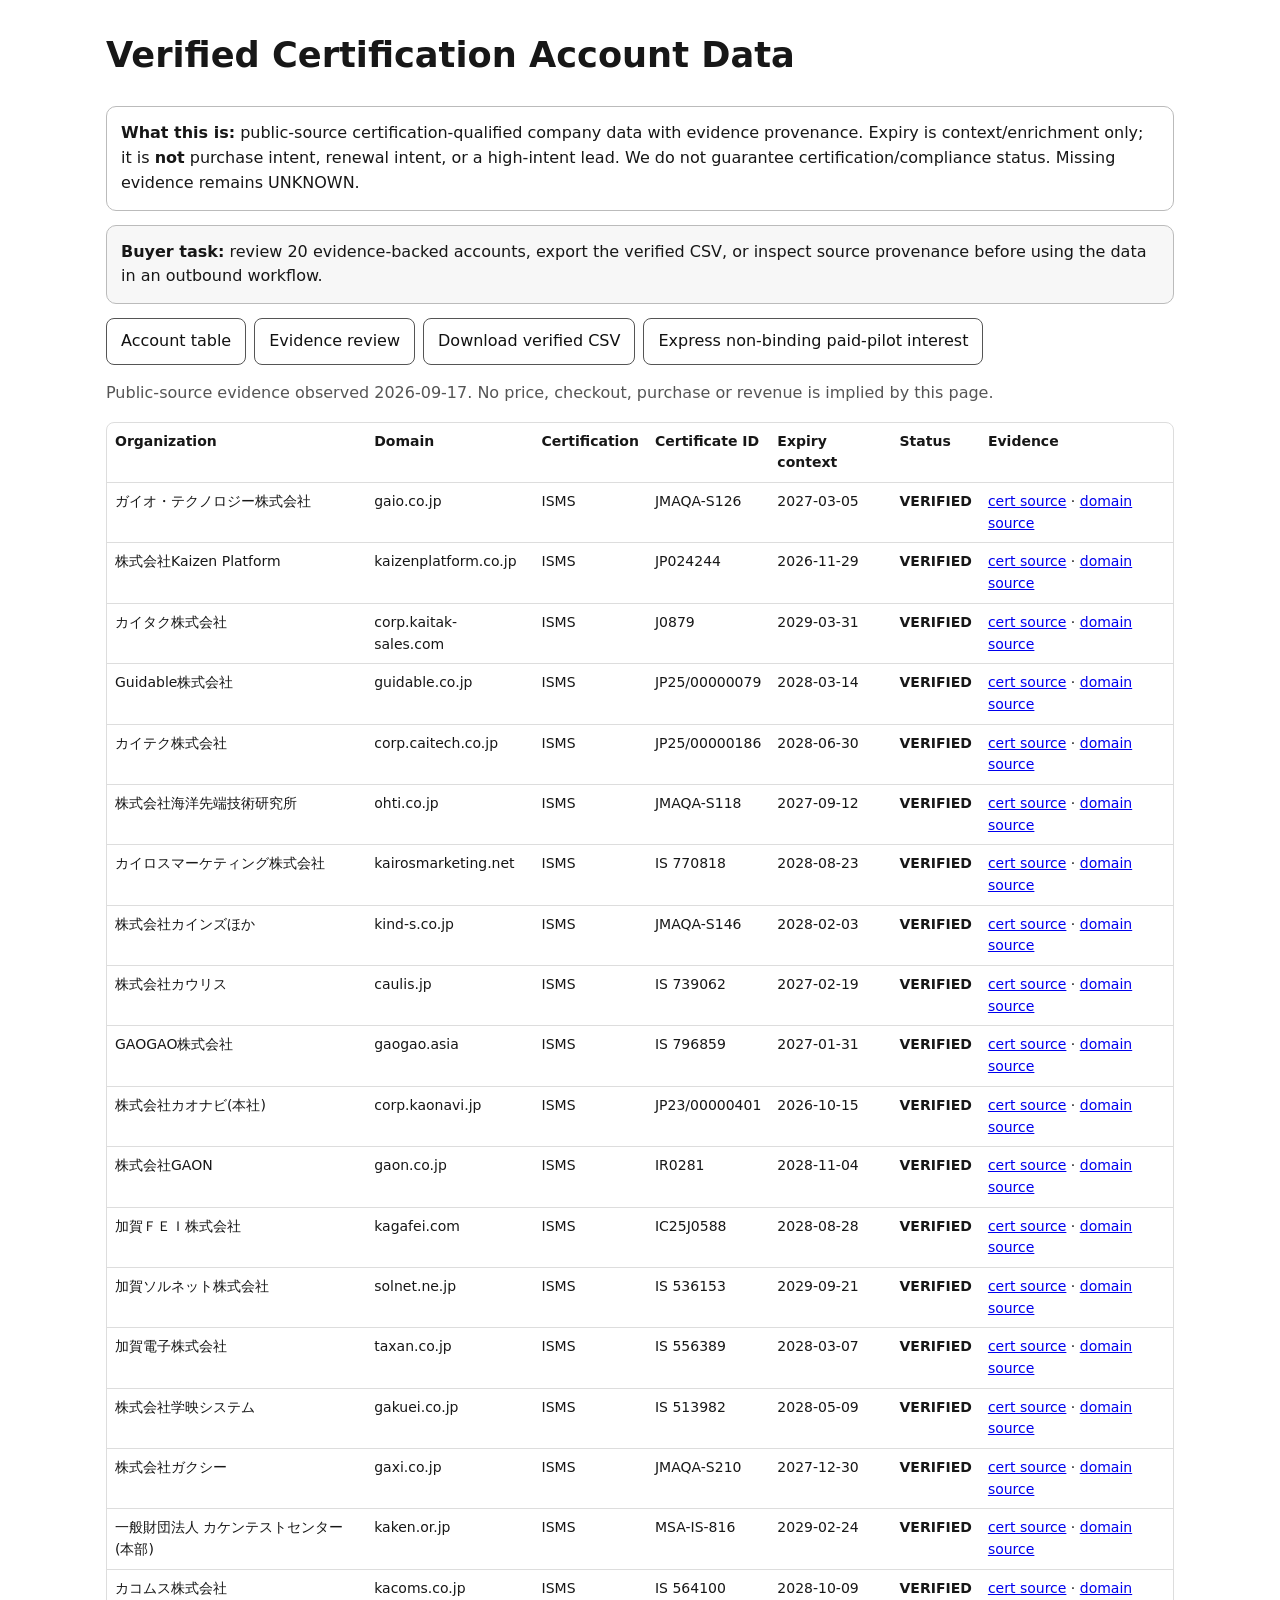
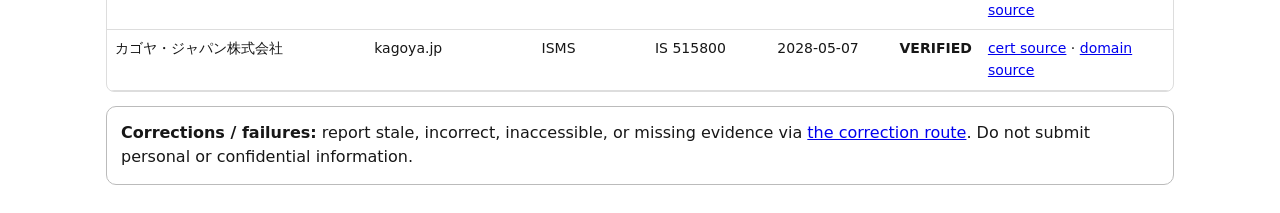
<file: public/005/public_candidate.html>
<!doctype html><html lang="ja"><head><meta charset="utf-8"><meta name="viewport" content="width=device-width,initial-scale=1"><title>Verified Certification Account Data</title><style>:root{font-family:system-ui,sans-serif}*{box-sizing:border-box}body{max-width:1100px;margin:28px auto;padding:0 16px;line-height:1.55;color:#171717}h1{font-size:clamp(1.5rem,5vw,2.2rem)}.notice,.card{border:1px solid #bbb;border-radius:10px;padding:14px;margin:14px 0}.task{background:#f7f7f7}.controls{display:flex;gap:8px;flex-wrap:wrap}button,a.cta{min-height:44px;padding:10px 14px;border:1px solid #555;border-radius:8px;background:#fff;color:#111;font:inherit;text-decoration:none;display:inline-flex;align-items:center;cursor:pointer}.table-wrap{overflow-x:auto;border:1px solid #ddd;border-radius:8px}table{border-collapse:collapse;width:100%;min-width:900px;font-size:14px}th,td{padding:8px;border-bottom:1px solid #ddd;text-align:left;vertical-align:top}.verified{font-weight:700}.muted{color:#555}.brief{border-bottom:1px solid #ddd;padding:12px 0}a{overflow-wrap:anywhere}@media(max-width:640px){body{margin:16px auto;padding:0 12px}.controls{display:grid}.controls>*{width:100%}}</style></head><body><h1>Verified Certification Account Data</h1><div class="notice"><strong>What this is:</strong> public-source certification-qualified company data with evidence provenance. Expiry is context/enrichment only; it is <strong>not</strong> purchase intent, renewal intent, or a high-intent lead. We do not guarantee certification/compliance status. Missing evidence remains UNKNOWN.</div><div class="card task"><strong>Buyer task:</strong> review 20 evidence-backed accounts, export the verified CSV, or inspect source provenance before using the data in an outbound workflow.</div><div class="controls"><button id="tableBtn" aria-pressed="true">Account table</button><button id="evidenceBtn" aria-pressed="false">Evidence review</button><button id="downloadBtn">Download verified CSV</button><a class="cta" id="interest" href="https://github.com/Hirokimm/data-act-exit-audit/issues/new?title=%23005%20paid%20pilot%20interest&body=I%20am%20interested%20in%20a%20non-binding%20paid%20pilot%20or%20verified%20CSV.%0A%0AUse%20case%3A%20%0ACompany%2Frole%20(optional)%3A%20%0AWhat%20would%20make%20this%20useful%3A%20%0A%0APlease%20do%20not%20include%20personal%2Fconfidential%20information.">Express non-binding paid-pilot interest</a></div><p class="muted">Public-source evidence observed 2026-09-17. No price, checkout, purchase or revenue is implied by this page.</p><div id="out"></div><div class="notice"><strong>Corrections / failures:</strong> report stale, incorrect, inaccessible, or missing evidence via <a href="https://github.com/Hirokimm/data-act-exit-audit/issues/new?title=%23005%20data%20correction">the correction route</a>. Do not submit personal or confidential information.</div><script>const rows=[["ガイオ・テクノロジー株式会社","gaio.co.jp","ISMS","JMAQA-S126","2027-03-05","https://isms.jp/lst/ind/CR_JMAQA-S126.html","https://www.gaio.co.jp/company/"],["株式会社Kaizen Platform","kaizenplatform.co.jp","ISMS","JP024244","2026-11-29","https://isms.jp/lst/ind/CR_JP024244.html","https://kaizenplatform.co.jp/news/2025-0424-magicalux"],["カイタク株式会社","corp.kaitak-sales.com","ISMS","J0879","2029-03-31","https://isms.jp/lst/ind/CR_J0879.html","https://corp.kaitak-sales.com"],["Guidable株式会社","guidable.co.jp","ISMS","JP25/00000079","2028-03-14","https://isms.jp/lst/ind/CR_JP25_x002F_00000079.html","https://guidable.co.jp/about/company/"],["カイテク株式会社","corp.caitech.co.jp","ISMS","JP25/00000186","2028-06-30","https://isms.jp/lst/ind/CR_JP25_x002F_00000186.html","https://corp.caitech.co.jp/company/"],["株式会社海洋先端技術研究所","ohti.co.jp","ISMS","JMAQA-S118","2027-09-12","https://isms.jp/lst/ind/CR_JMAQA-S118.html","https://www.ohti.co.jp/www/en/profile/company/"],["カイロスマーケティング株式会社","kairosmarketing.net","ISMS","IS 770818","2028-08-23","https://isms.jp/lst/ind/CR_IS_x0020_770818.html","https://www.kairosmarketing.net/corporate/news/6296"],["株式会社カインズほか","kind-s.co.jp","ISMS","JMAQA-S146","2028-02-03","https://www.kind-s.co.jp/company/management/","https://www.kind-sservice.co.jp/aboutus/outline/"],["株式会社カウリス","caulis.jp","ISMS","IS 739062","2027-02-19","https://isms.jp/lst/ind/CR_IS_x0020_739062.html","https://caulis.jp/about/company/"],["GAOGAO株式会社","gaogao.asia","ISMS","IS 796859","2027-01-31","https://isms.jp/lst/ind/CR_IS_x0020_796859.html","https://gaogao.asia/corporate/"],["株式会社カオナビ(本社)","corp.kaonavi.jp","ISMS","JP23/00000401","2026-10-15","https://isms.jp/lst/ind/CR_JP23_x002F_00000401.html","https://corp.kaonavi.jp/company/"],["株式会社GAON","gaon.co.jp","ISMS","IR0281","2028-11-04","https://isms.jp/lst/ind/CR_IR0281.html","https://gaon.co.jp/company.html"],["加賀ＦＥＩ株式会社","kagafei.com","ISMS","IC25J0588","2028-08-28","https://www.kagafei.com/jp/about/isms/","https://www.kagafei.com/jp/about/index.html"],["加賀ソルネット株式会社","solnet.ne.jp","ISMS","IS 536153","2029-09-21","https://www.solnet.ne.jp/sustainability/security.html","https://www.solnet.ne.jp/"],["加賀電子株式会社","taxan.co.jp","ISMS","IS 556389","2028-03-07","https://isms.jp/lst/ind/CR_IS_x0020_556389.html","https://www.taxan.co.jp/jp/recruit/graduate/about/company.html"],["株式会社学映システム","gakuei.co.jp","ISMS","IS 513982","2028-05-09","https://isms.jp/lst/ind/CR_IS_x0020_513982.html","https://www.gakuei.co.jp/service/"],["株式会社ガクシー","gaxi.co.jp","ISMS","JMAQA-S210","2027-12-30","https://isms.jp/lst/ind/CR_JMAQA-S210.html","https://gaxi.co.jp/news/108"],["一般財団法人 カケンテストセンター(本部)","kaken.or.jp","ISMS","MSA-IS-816","2029-02-24","https://isms.jp/lst/ind/CR_MSA-IS-816.html","https://www.kaken.or.jp/foundation/outline"],["カコムス株式会社","kacoms.co.jp","ISMS","IS 564100","2028-10-09","https://isms.jp/lst/ind/CR_IS_x0020_564100.html","https://www.kacoms.co.jp/company/information/profile/"],["カゴヤ・ジャパン株式会社","kagoya.jp","ISMS","IS 515800","2028-05-07","https://isms.jp/lst/ind/CR_IS_x0020_515800.html","https://www.kagoya.jp/corporate/company.html"]];const esc=s=>String(s).replace(/[&<>\"]/g,c=>({'&':'&amp;','<':'&lt;','>':'&gt;','"':'&quot;'}[c]));const link=(u,l)=>`<a href="${u}" target="_blank" rel="noopener noreferrer">${l}</a>`;function pressed(t){tableBtn.setAttribute('aria-pressed',String(t==='T'));evidenceBtn.setAttribute('aria-pressed',String(t==='E'))}function table(){pressed('T');out.innerHTML='<div class="table-wrap"><table><thead><tr><th>Organization</th><th>Domain</th><th>Certification</th><th>Certificate ID</th><th>Expiry context</th><th>Status</th><th>Evidence</th></tr></thead><tbody>'+rows.map(r=>`<tr><td>${esc(r[0])}</td><td>${esc(r[1])}</td><td>${r[2]}</td><td>${esc(r[3])}</td><td>${r[4]}</td><td class="verified">VERIFIED</td><td>${link(r[5],'cert source')} · ${link(r[6],'domain source')}</td></tr>`).join('')+'</tbody></table></div>'}function evidence(){pressed('E');out.innerHTML=rows.map(r=>`<div class="brief"><strong>${esc(r[0])}</strong> <span class="verified">VERIFIED</span><br>${esc(r[2])} / ${esc(r[3])} · ${esc(r[1])}<br>expiry context: ${r[4]} <span class="muted">(not purchase intent)</span><br>observed: 2026-09-17 · ${link(r[5],'certification evidence')} · ${link(r[6],'domain evidence')}</div>`).join('')}tableBtn.onclick=table;evidenceBtn.onclick=evidence;downloadBtn.onclick=()=>{const h=['organization','official_domain','certification_type','certificate_id','expiry_date','expiry_status','certification_source_url','domain_source_url','observed_at'];const q=v=>'"'+String(v).replaceAll('"','""')+'"';const csv=[h.join(','),...rows.map(r=>[...r.slice(0,5),'VERIFIED',r[5],r[6],'2026-09-17'].map(q).join(','))].join('\n');const a=document.createElement('a');a.href=URL.createObjectURL(new Blob([csv],{type:'text/csv'}));a.download='005-verified-certification-accounts.csv';a.click();URL.revokeObjectURL(a.href)};table();</script></body></html>
</file>
<file: public/styles.css>
:root{font-family:Inter,ui-sans-serif,system-ui,-apple-system,BlinkMacSystemFont,"Segoe UI",sans-serif;color:#172033;background:#f5f7fb}*{box-sizing:border-box}html{scroll-behavior:smooth}body{margin:0}main{max-width:980px;margin:auto;padding:32px 20px 64px}header{padding:28px 0 18px}.eyebrow{font-size:.78rem;font-weight:800;letter-spacing:.12em;color:#3157c8}h1{font-size:clamp(2.25rem,7vw,4.8rem);line-height:1.02;margin:.35em 0;max-width:920px}.lede{font-size:clamp(1.08rem,2.3vw,1.28rem);line-height:1.7;color:#465167;max-width:820px}.hero-actions{display:flex;align-items:center;gap:16px;flex-wrap:wrap;margin:22px 0 12px}.hero-note{max-width:760px}.text-link{font-weight:700}.button{display:inline-block;background:#244fbf;color:#fff;text-decoration:none;padding:12px 16px;border-radius:12px;font-weight:700}.muted{color:#566176}section{margin:32px 0}.grid,.steps{display:grid;grid-template-columns:repeat(auto-fit,minmax(210px,1fr));gap:14px}.grid article,.steps article,.notice,.example,.result-card{background:#fff;border:1px solid #dce2ee;border-radius:16px;padding:18px}.steps article span{display:inline-grid;place-items:center;width:30px;height:30px;border-radius:999px;background:#e9efff;color:#244fbf;font-weight:800}.steps h3{margin:.7rem 0 .35rem}.steps p,.grid p{color:#4e596e;line-height:1.55}.example{display:grid;grid-template-columns:1.15fr 1fr;gap:18px;align-items:center}.example h2{margin:.3rem 0}.result-card{background:#f9fbff}.result-card p{display:flex;align-items:center;justify-content:space-between;gap:12px;margin:.55rem 0}.result-card small{display:block;color:#566176;line-height:1.5;margin-top:12px}.status{font-size:.76rem;font-weight:800;border-radius:999px;padding:5px 9px}.pass{background:#e6f6ed;color:#176a3b}.review{background:#fff4d8;color:#6a4a00}.unknown{background:#edf0f4;color:#414b5a}a{color:#244fbf}nav{display:flex;gap:18px;flex-wrap:wrap;margin-top:28px;padding-top:18px;border-top:1px solid #dce2ee}@media(max-width:700px){main{padding:22px 14px 48px}header{padding-top:18px}h1{font-size:clamp(2.15rem,11vw,3.35rem)}.grid,.steps,.example{grid-template-columns:1fr}.hero-actions{align-items:stretch}.hero-actions .button{text-align:center}.result-card{padding:15px}}
</file>
